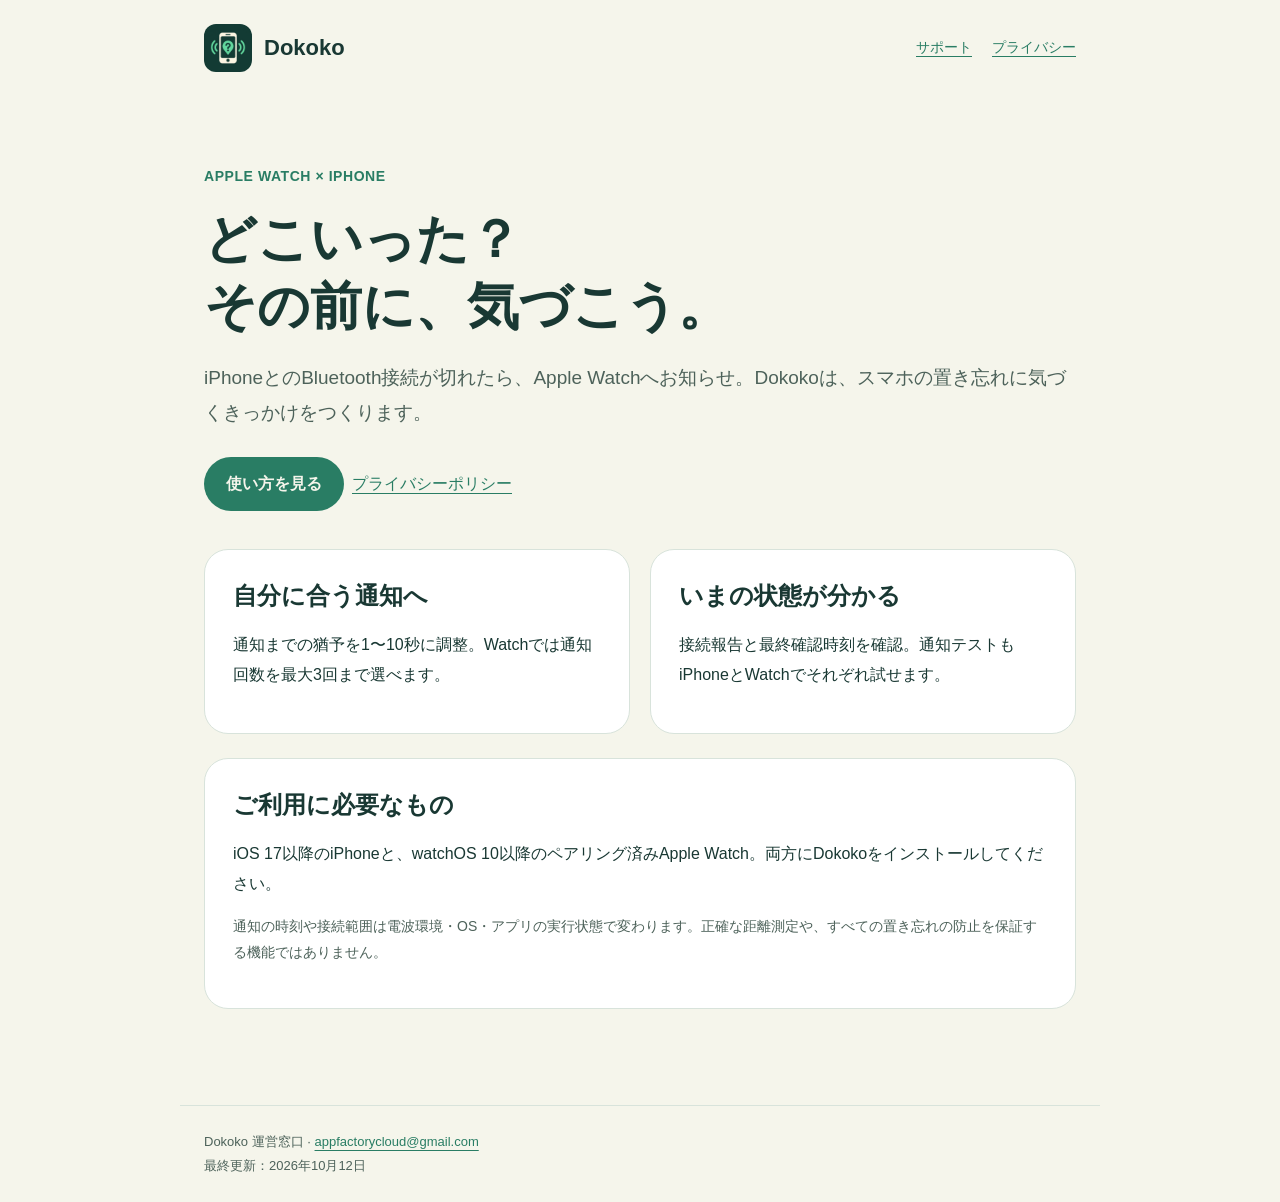
<file: index.html>
<!doctype html><html lang="ja"><head><meta charset="utf-8"><meta name="viewport" content="width=device-width, initial-scale=1"><meta name="description" content="Dokokoの使い方、お問い合わせ、プライバシーポリシー。Apple Watchでスマホの置き忘れに気づくためのアプリ。"><meta name="color-scheme" content="light dark"><title>スマホ置き忘れ防止 | Dokoko</title><link rel="icon" href="assets/icon.png"><link rel="stylesheet" href="assets/style.css"></head><body><header><a href="index.html"><img src="assets/icon.png" alt="">Dokoko</a><nav aria-label="メインメニュー"><a href="support.html">サポート</a><a href="privacy.html">プライバシー</a></nav></header><main><div class="hero"><p class="tag">APPLE WATCH × IPHONE</p><h1>どこいった？<br>その前に、気づこう。</h1><p class="lead">iPhoneとのBluetooth接続が切れたら、Apple Watchへお知らせ。Dokokoは、スマホの置き忘れに気づくきっかけをつくります。</p><a class="button" href="support.html">使い方を見る</a><a href="privacy.html">プライバシーポリシー</a></div><div class="grid"><div class="card"><h2>自分に合う通知へ</h2><p>通知までの猶予を1〜10秒に調整。Watchでは通知回数を最大3回まで選べます。</p></div><div class="card"><h2>いまの状態が分かる</h2><p>接続報告と最終確認時刻を確認。通知テストもiPhoneとWatchでそれぞれ試せます。</p></div></div><section><h2>ご利用に必要なもの</h2><p>iOS 17以降のiPhoneと、watchOS 10以降のペアリング済みApple Watch。両方にDokokoをインストールしてください。</p><p class="note">通知の時刻や接続範囲は電波環境・OS・アプリの実行状態で変わります。正確な距離測定や、すべての置き忘れの防止を保証する機能ではありません。</p></section></main><footer>Dokoko 運営窓口 · <a class="email" href="mailto:appfactorycloud@gmail.com">appfactorycloud@gmail.com</a><br>最終更新：2026年10月12日</footer></body></html>
</file>
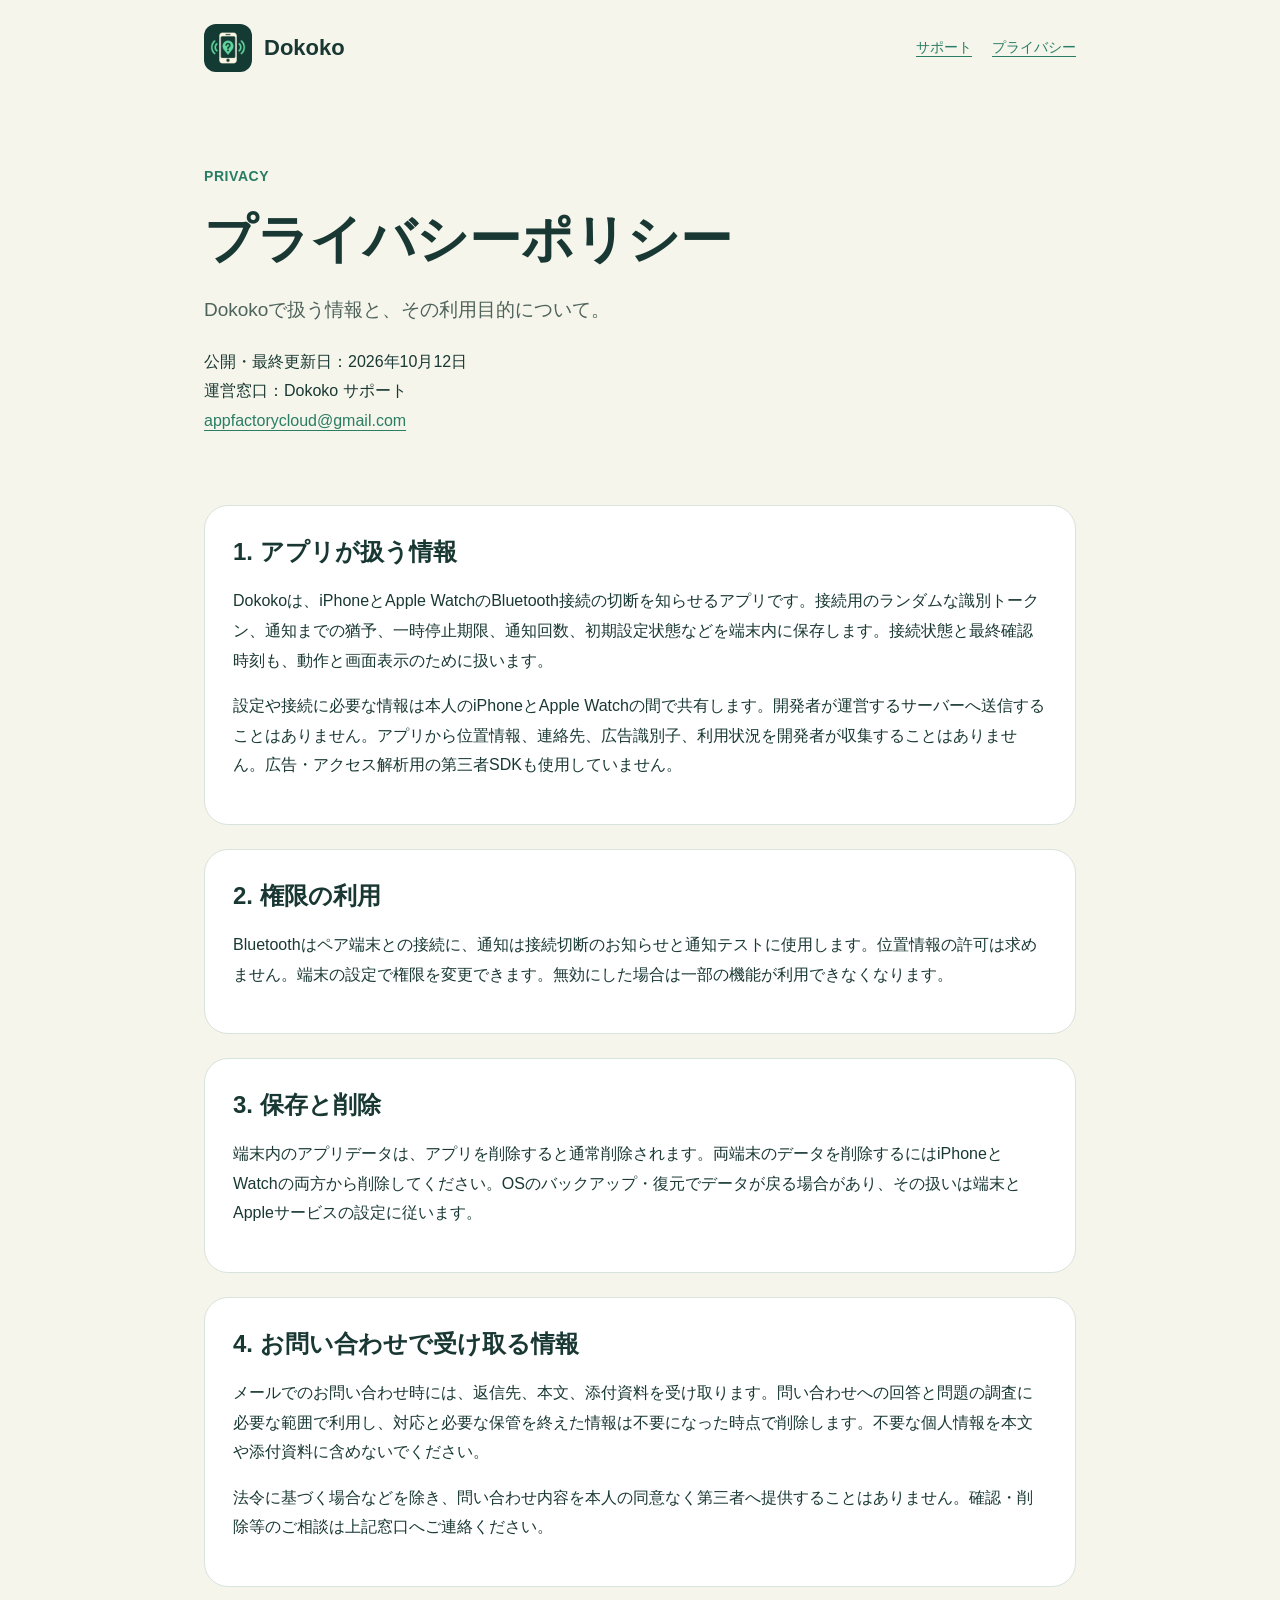
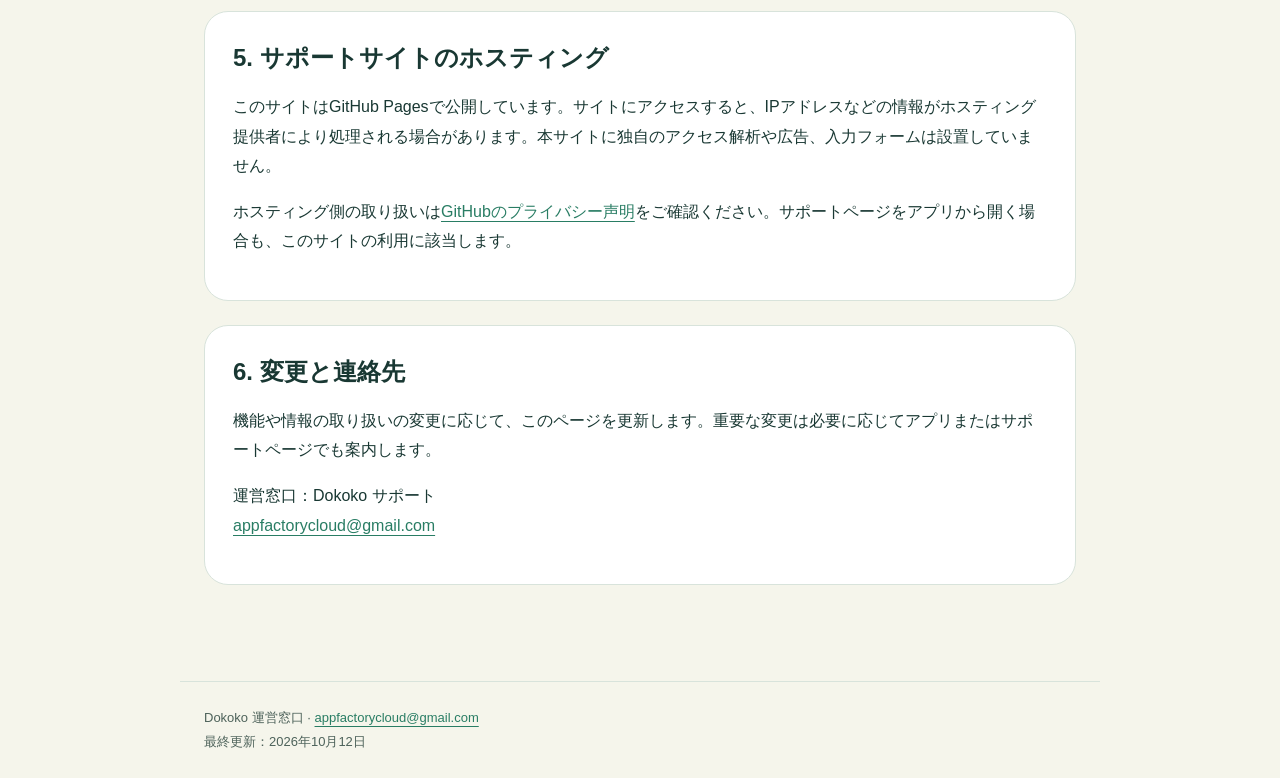
<file: privacy.html>
<!doctype html><html lang="ja"><head><meta charset="utf-8"><meta name="viewport" content="width=device-width, initial-scale=1"><meta name="description" content="Dokokoの使い方、お問い合わせ、プライバシーポリシー。Apple Watchでスマホの置き忘れに気づくためのアプリ。"><meta name="color-scheme" content="light dark"><title>プライバシーポリシー | Dokoko</title><link rel="icon" href="assets/icon.png"><link rel="stylesheet" href="assets/style.css"></head><body><header><a href="index.html"><img src="assets/icon.png" alt="">Dokoko</a><nav aria-label="メインメニュー"><a href="support.html">サポート</a><a href="privacy.html">プライバシー</a></nav></header><main><div class="hero"><p class="tag">PRIVACY</p><h1>プライバシーポリシー</h1><p class="lead">Dokokoで扱う情報と、その利用目的について。</p><p>公開・最終更新日：2026年10月12日<br>運営窓口：Dokoko サポート<br><a class="email" href="mailto:appfactorycloud@gmail.com">appfactorycloud@gmail.com</a></p></div><section><h2>1. アプリが扱う情報</h2><p>Dokokoは、iPhoneとApple WatchのBluetooth接続の切断を知らせるアプリです。接続用のランダムな識別トークン、通知までの猶予、一時停止期限、通知回数、初期設定状態などを端末内に保存します。接続状態と最終確認時刻も、動作と画面表示のために扱います。</p><p>設定や接続に必要な情報は本人のiPhoneとApple Watchの間で共有します。開発者が運営するサーバーへ送信することはありません。アプリから位置情報、連絡先、広告識別子、利用状況を開発者が収集することはありません。広告・アクセス解析用の第三者SDKも使用していません。</p></section><section><h2>2. 権限の利用</h2><p>Bluetoothはペア端末との接続に、通知は接続切断のお知らせと通知テストに使用します。位置情報の許可は求めません。端末の設定で権限を変更できます。無効にした場合は一部の機能が利用できなくなります。</p></section><section><h2>3. 保存と削除</h2><p>端末内のアプリデータは、アプリを削除すると通常削除されます。両端末のデータを削除するにはiPhoneとWatchの両方から削除してください。OSのバックアップ・復元でデータが戻る場合があり、その扱いは端末とAppleサービスの設定に従います。</p></section><section><h2>4. お問い合わせで受け取る情報</h2><p>メールでのお問い合わせ時には、返信先、本文、添付資料を受け取ります。問い合わせへの回答と問題の調査に必要な範囲で利用し、対応と必要な保管を終えた情報は不要になった時点で削除します。不要な個人情報を本文や添付資料に含めないでください。</p><p>法令に基づく場合などを除き、問い合わせ内容を本人の同意なく第三者へ提供することはありません。確認・削除等のご相談は上記窓口へご連絡ください。</p></section><section><h2>5. サポートサイトのホスティング</h2><p>このサイトはGitHub Pagesで公開しています。サイトにアクセスすると、IPアドレスなどの情報がホスティング提供者により処理される場合があります。本サイトに独自のアクセス解析や広告、入力フォームは設置していません。</p><p>ホスティング側の取り扱いは<a href="https://docs.github.com/en/site-policy/privacy-policies/github-general-privacy-statement">GitHubのプライバシー声明</a>をご確認ください。サポートページをアプリから開く場合も、このサイトの利用に該当します。</p></section><section><h2>6. 変更と連絡先</h2><p>機能や情報の取り扱いの変更に応じて、このページを更新します。重要な変更は必要に応じてアプリまたはサポートページでも案内します。</p><p>運営窓口：Dokoko サポート<br><a class="email" href="mailto:appfactorycloud@gmail.com">appfactorycloud@gmail.com</a></p></section></main><footer>Dokoko 運営窓口 · <a class="email" href="mailto:appfactorycloud@gmail.com">appfactorycloud@gmail.com</a><br>最終更新：2026年10月12日</footer></body></html>
</file>
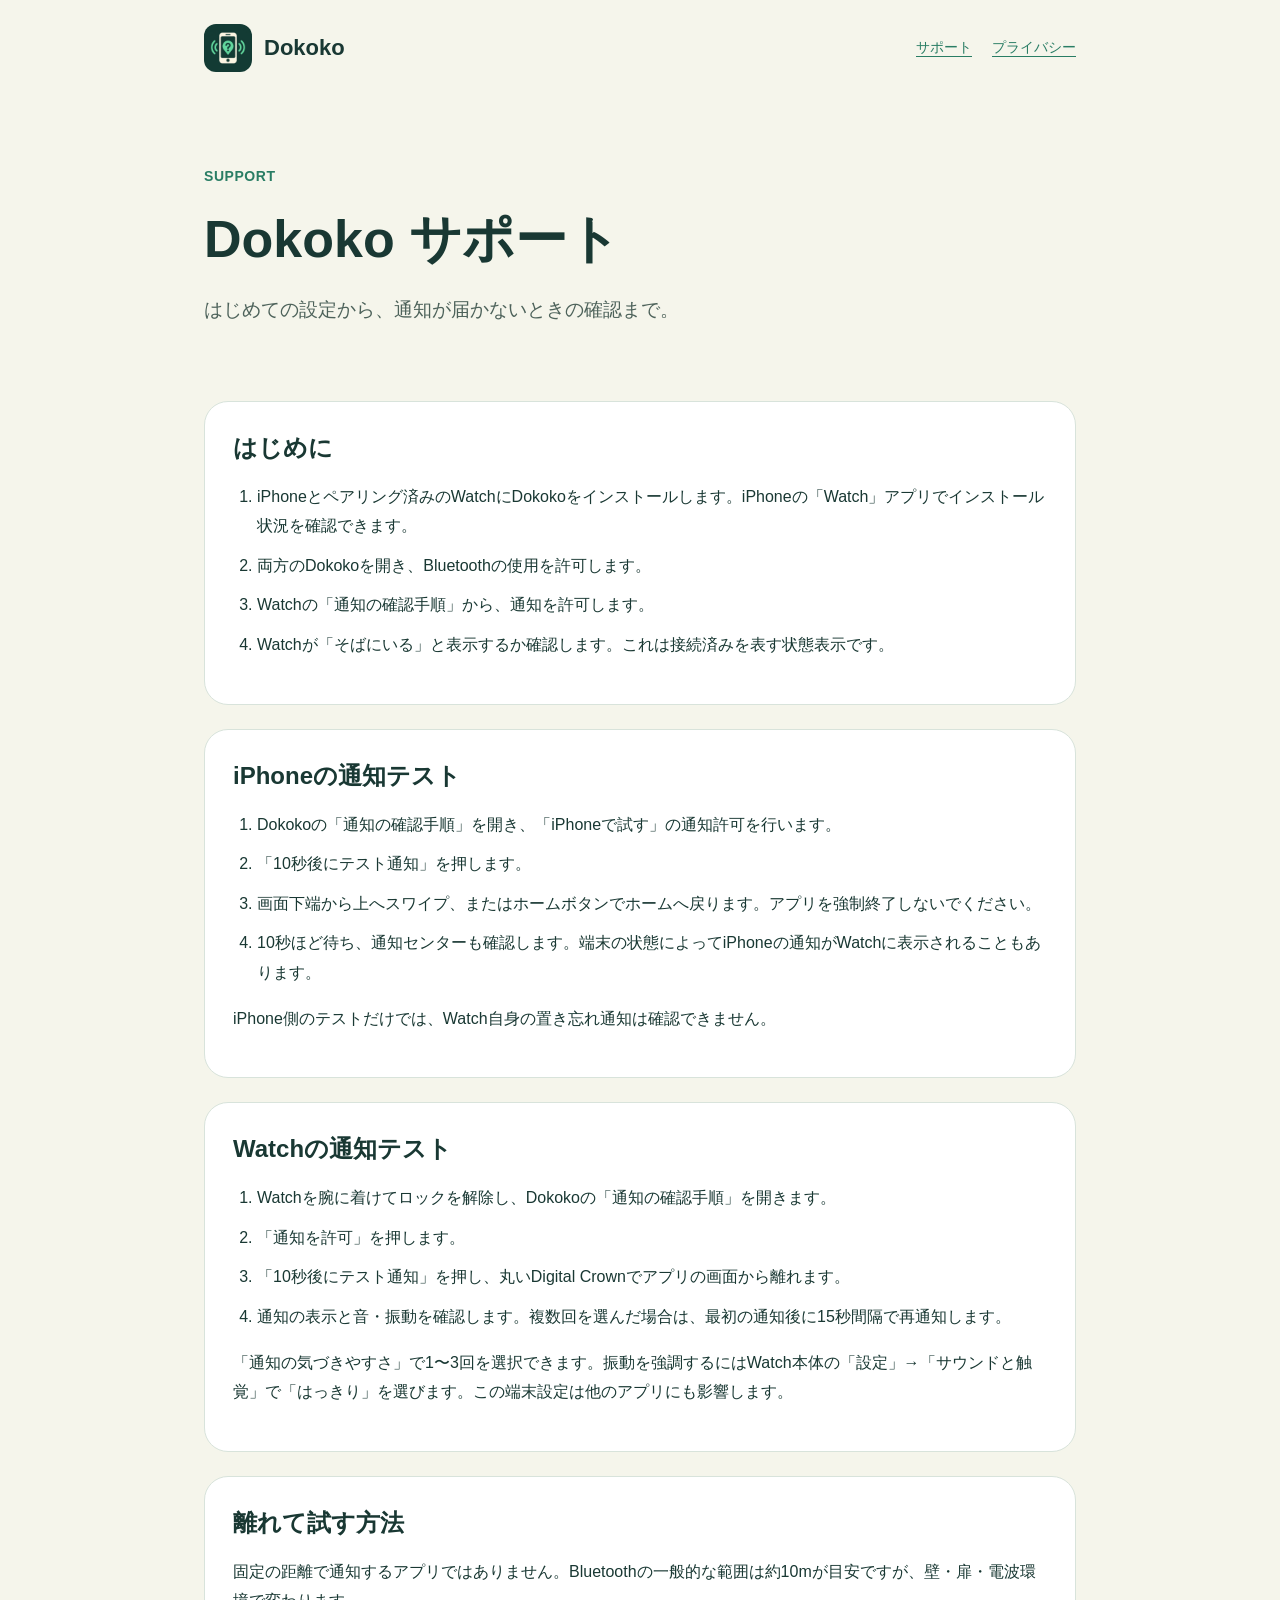
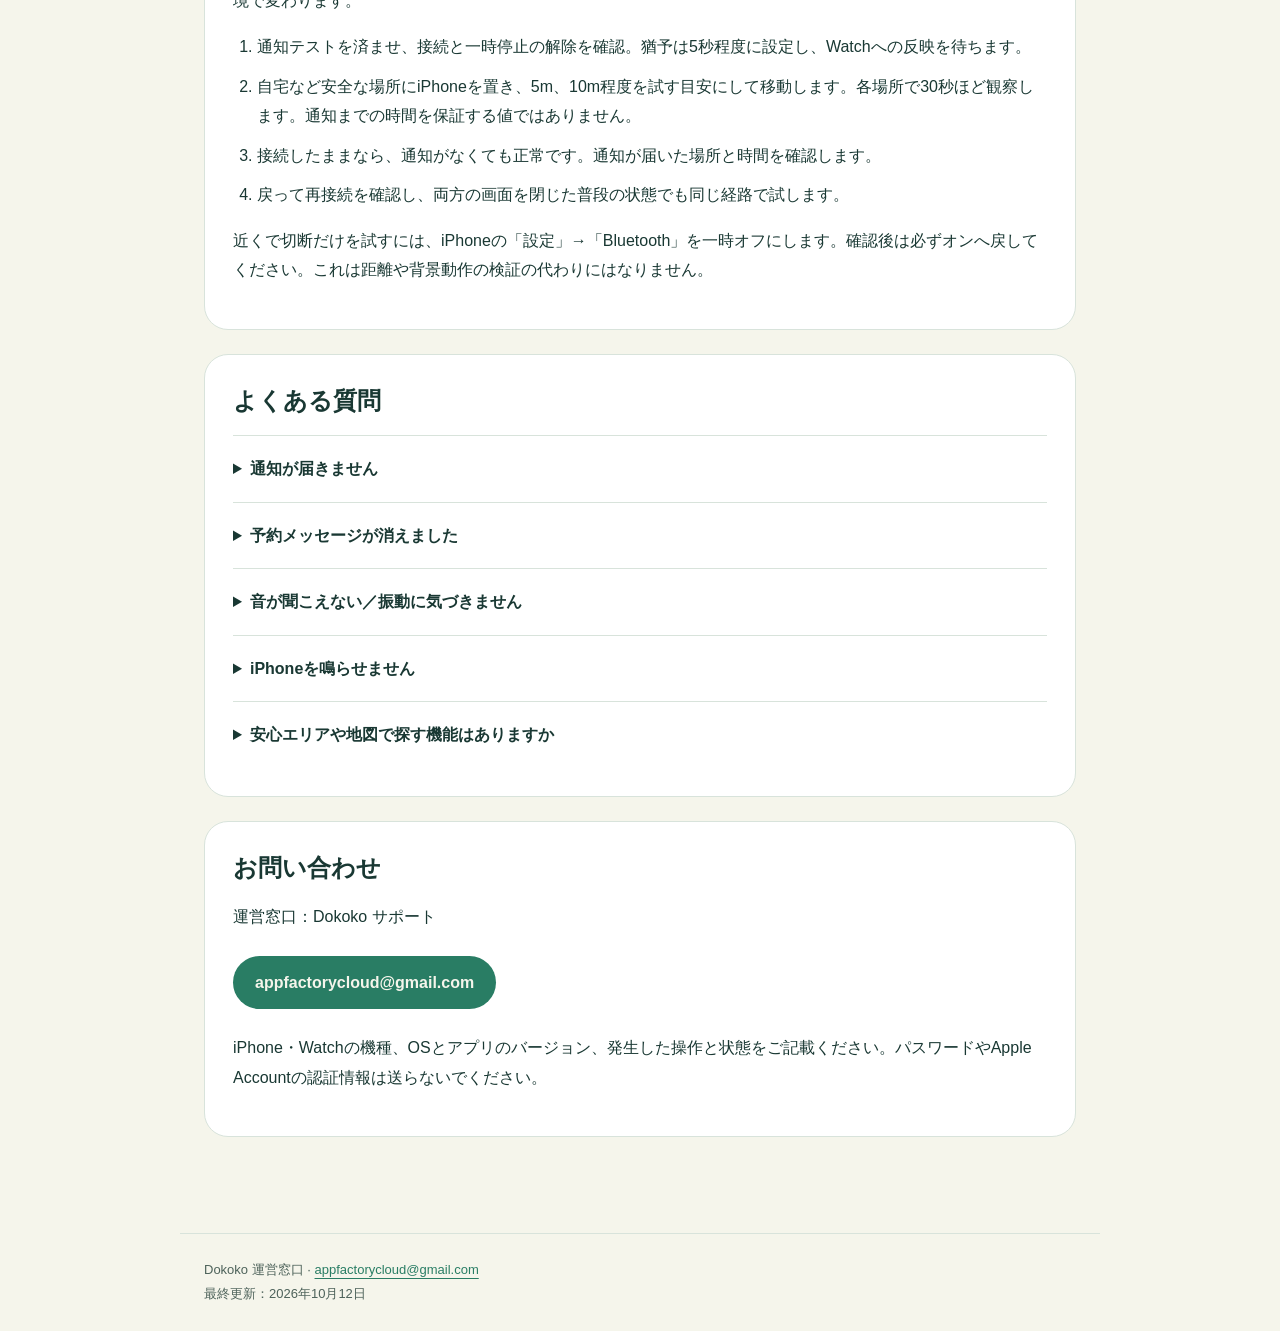
<file: support.html>
<!doctype html><html lang="ja"><head><meta charset="utf-8"><meta name="viewport" content="width=device-width, initial-scale=1"><meta name="description" content="Dokokoの使い方、お問い合わせ、プライバシーポリシー。Apple Watchでスマホの置き忘れに気づくためのアプリ。"><meta name="color-scheme" content="light dark"><title>サポート | Dokoko</title><link rel="icon" href="assets/icon.png"><link rel="stylesheet" href="assets/style.css"></head><body><header><a href="index.html"><img src="assets/icon.png" alt="">Dokoko</a><nav aria-label="メインメニュー"><a href="support.html">サポート</a><a href="privacy.html">プライバシー</a></nav></header><main><div class="hero"><p class="tag">SUPPORT</p><h1>Dokoko サポート</h1><p class="lead">はじめての設定から、通知が届かないときの確認まで。</p></div><section><h2>はじめに</h2><ol><li>iPhoneとペアリング済みのWatchにDokokoをインストールします。iPhoneの「Watch」アプリでインストール状況を確認できます。</li><li>両方のDokokoを開き、Bluetoothの使用を許可します。</li><li>Watchの「通知の確認手順」から、通知を許可します。</li><li>Watchが「そばにいる」と表示するか確認します。これは接続済みを表す状態表示です。</li></ol></section><section><h2>iPhoneの通知テスト</h2><ol><li>Dokokoの「通知の確認手順」を開き、「iPhoneで試す」の通知許可を行います。</li><li>「10秒後にテスト通知」を押します。</li><li>画面下端から上へスワイプ、またはホームボタンでホームへ戻ります。アプリを強制終了しないでください。</li><li>10秒ほど待ち、通知センターも確認します。端末の状態によってiPhoneの通知がWatchに表示されることもあります。</li></ol><p>iPhone側のテストだけでは、Watch自身の置き忘れ通知は確認できません。</p></section><section><h2>Watchの通知テスト</h2><ol><li>Watchを腕に着けてロックを解除し、Dokokoの「通知の確認手順」を開きます。</li><li>「通知を許可」を押します。</li><li>「10秒後にテスト通知」を押し、丸いDigital Crownでアプリの画面から離れます。</li><li>通知の表示と音・振動を確認します。複数回を選んだ場合は、最初の通知後に15秒間隔で再通知します。</li></ol><p>「通知の気づきやすさ」で1〜3回を選択できます。振動を強調するにはWatch本体の「設定」→「サウンドと触覚」で「はっきり」を選びます。この端末設定は他のアプリにも影響します。</p></section><section><h2>離れて試す方法</h2><p>固定の距離で通知するアプリではありません。Bluetoothの一般的な範囲は約10mが目安ですが、壁・扉・電波環境で変わります。</p><ol><li>通知テストを済ませ、接続と一時停止の解除を確認。猶予は5秒程度に設定し、Watchへの反映を待ちます。</li><li>自宅など安全な場所にiPhoneを置き、5m、10m程度を試す目安にして移動します。各場所で30秒ほど観察します。通知までの時間を保証する値ではありません。</li><li>接続したままなら、通知がなくても正常です。通知が届いた場所と時間を確認します。</li><li>戻って再接続を確認し、両方の画面を閉じた普段の状態でも同じ経路で試します。</li></ol><p>近くで切断だけを試すには、iPhoneの「設定」→「Bluetooth」を一時オフにします。確認後は必ずオンへ戻してください。これは距離や背景動作の検証の代わりにはなりません。</p></section><section><h2>よくある質問</h2><details><summary>通知が届きません</summary><p>Watchの通知許可、集中モード、一時停止、Bluetoothを確認してください。通知センターに入っていないかも確認します。アプリの強制終了、低電力モード、OSの制御で検知が遅れたり停止したりする場合があります。両方でDokokoを開いて再接続し、まず通知テストを試してください。</p></details><details><summary>予約メッセージが消えました</summary><p>予約メッセージは最後のテスト通知の予定時刻を過ぎると消えます。実際の受信完了を判定したものではありません。</p></details><details><summary>音が聞こえない／振動に気づきません</summary><p>Watchの「サウンドと触覚」、消音・集中モード、腕への装着状態を確認してください。再通知回数も調整できます。独自の振動パターンや強さをアプリから指定する機能ではありません。</p></details><details><summary>iPhoneを鳴らせません</summary><p>WatchとDokokoのBluetooth接続が必要です。iPhoneのメディア音量を確認してください。切断中にはこの操作は使えません。</p></details><details><summary>安心エリアや地図で探す機能はありますか</summary><p>現在のDokokoに位置情報を使う安心エリアや地図検索機能はありません。Apple標準の「探す」を併用できます。</p></details></section><section id="contact"><h2>お問い合わせ</h2><p>運営窓口：Dokoko サポート</p><a class="button email" href="mailto:appfactorycloud@gmail.com?subject=Dokoko%E3%81%AE%E3%81%8A%E5%95%8F%E3%81%84%E5%90%88%E3%82%8F%E3%81%9B">appfactorycloud@gmail.com</a><p>iPhone・Watchの機種、OSとアプリのバージョン、発生した操作と状態をご記載ください。パスワードやApple Accountの認証情報は送らないでください。</p></section></main><footer>Dokoko 運営窓口 · <a class="email" href="mailto:appfactorycloud@gmail.com">appfactorycloud@gmail.com</a><br>最終更新：2026年10月12日</footer></body></html>
</file>
<file: assets/style.css>
:root{color-scheme:light dark;--bg:#f5f5eb;--card:#fff;--text:#193833;--muted:#4d625a;--accent:#297d64;--line:#d8e3db}*{box-sizing:border-box}body{margin:0;background:var(--bg);color:var(--text);font-family:-apple-system,BlinkMacSystemFont,'Hiragino Sans',sans-serif;line-height:1.85}a{color:var(--accent);text-underline-offset:4px}a:focus-visible,summary:focus-visible{outline:3px solid var(--accent);outline-offset:5px}header,main,footer{max-width:920px;margin:auto;padding:24px}header{display:flex;justify-content:space-between;align-items:center;gap:20px;flex-wrap:wrap}header>a{display:flex;align-items:center;gap:12px;text-decoration:none;color:var(--text);font-size:22px;font-weight:750}header img{width:48px;height:48px;border-radius:12px}nav{display:flex;gap:20px;font-size:14px}h1{font-size:clamp(30px,5vw,52px);line-height:1.3;margin:16px 0}h2{font-size:24px;line-height:1.5;margin:0 0 16px}h3{font-size:18px;margin:24px 0 8px}.lead{font-size:19px;color:var(--muted)}.tag{color:var(--accent);font-weight:650;font-size:14px;letter-spacing:.04em}section,.card{background:var(--card);border:1px solid var(--line);padding:28px;border-radius:24px;margin:24px 0}.hero{padding:30px 0}.button{display:inline-block;background:var(--accent);color:var(--bg);padding:12px 22px;border-radius:30px;text-decoration:none;font-weight:650;margin:8px 8px 8px 0}ol,ul{padding-left:24px}li{margin:10px 0}details{border-top:1px solid var(--line);padding:18px 0}summary{cursor:pointer;font-weight:650}footer{font-size:13px;color:var(--muted);border-top:1px solid var(--line);margin-top:48px}.email{overflow-wrap:anywhere}.grid{display:grid;grid-template-columns:1fr 1fr;gap:20px}.grid .card{margin:0}.note{font-size:14px;color:var(--muted)}@media(max-width:600px){header,main,footer{padding:20px}section,.card{padding:22px}.grid{grid-template-columns:1fr}nav{gap:14px}}@media(prefers-color-scheme:dark){:root{--bg:#101b18;--card:#1c2c26;--text:#eef7f1;--muted:#c2d4c9;--accent:#a5e4c8;--line:#344a40}.button{color:#102d22}}
</file>
